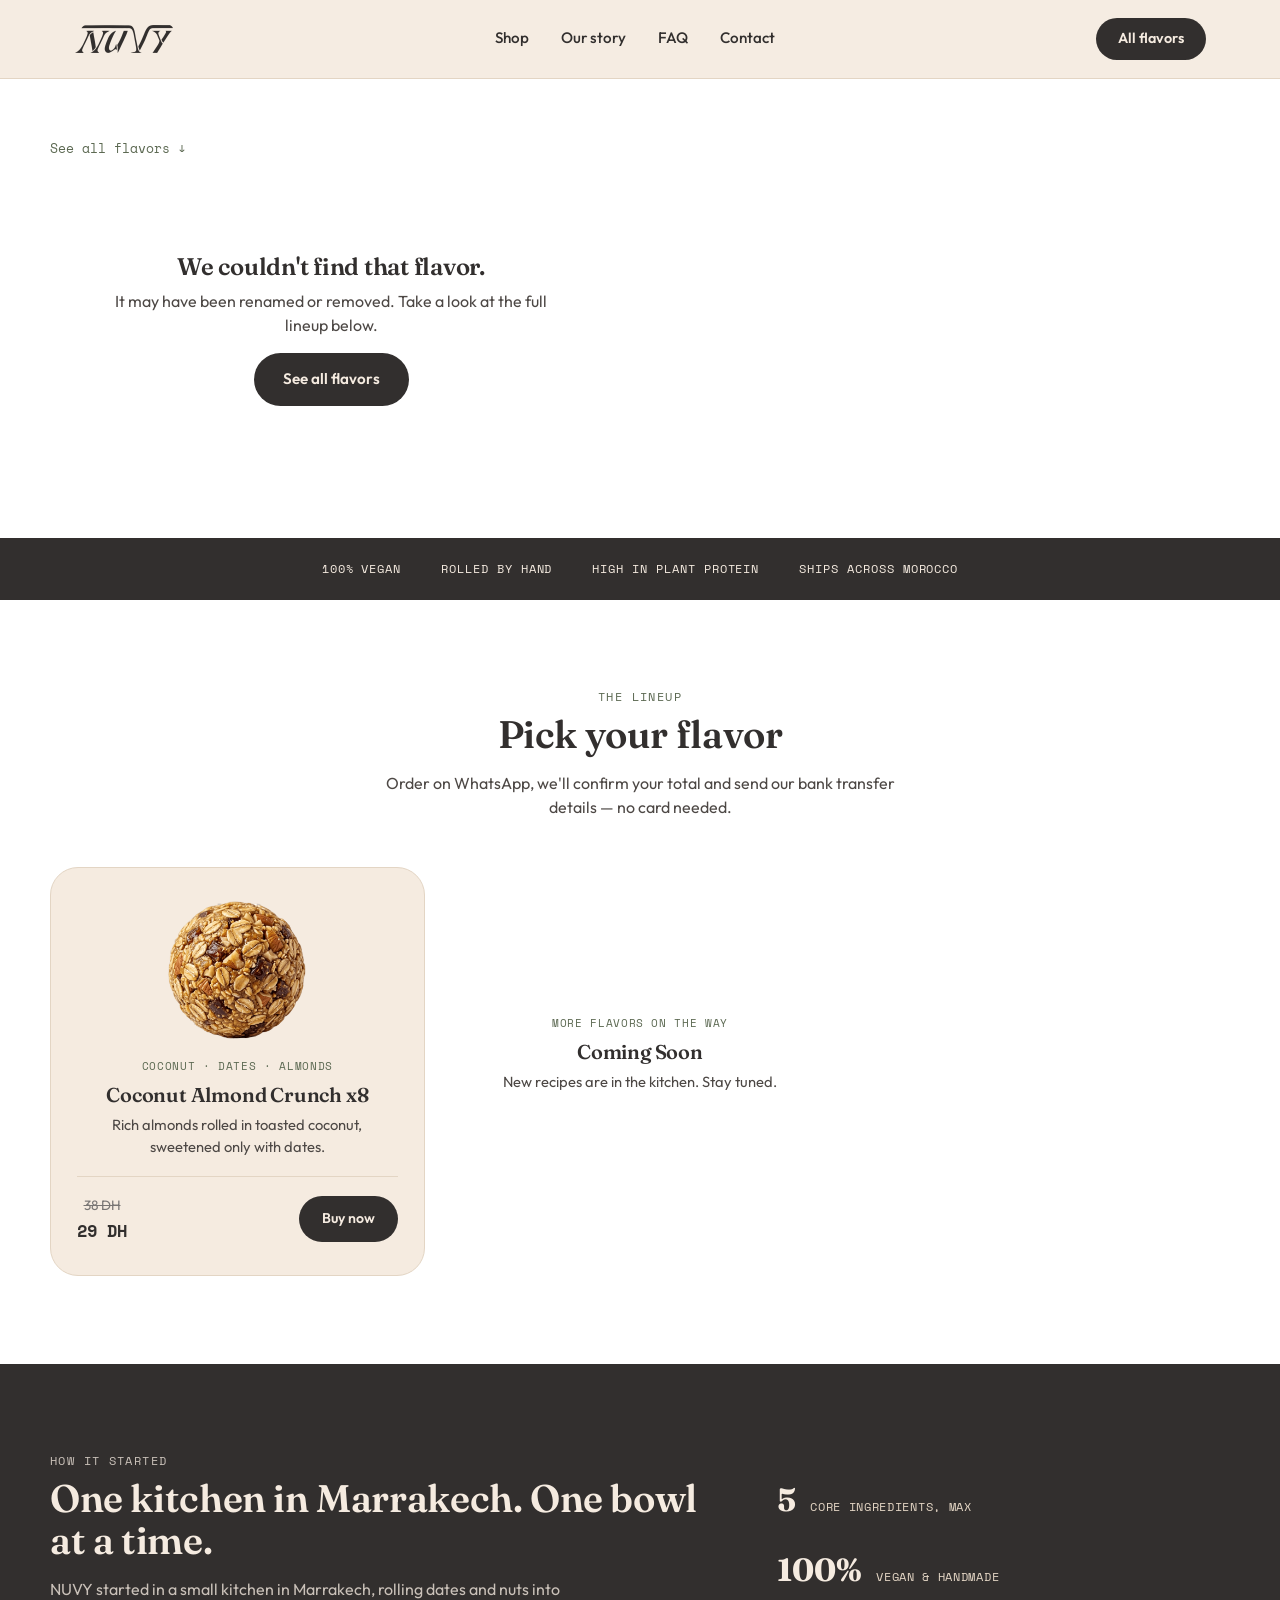
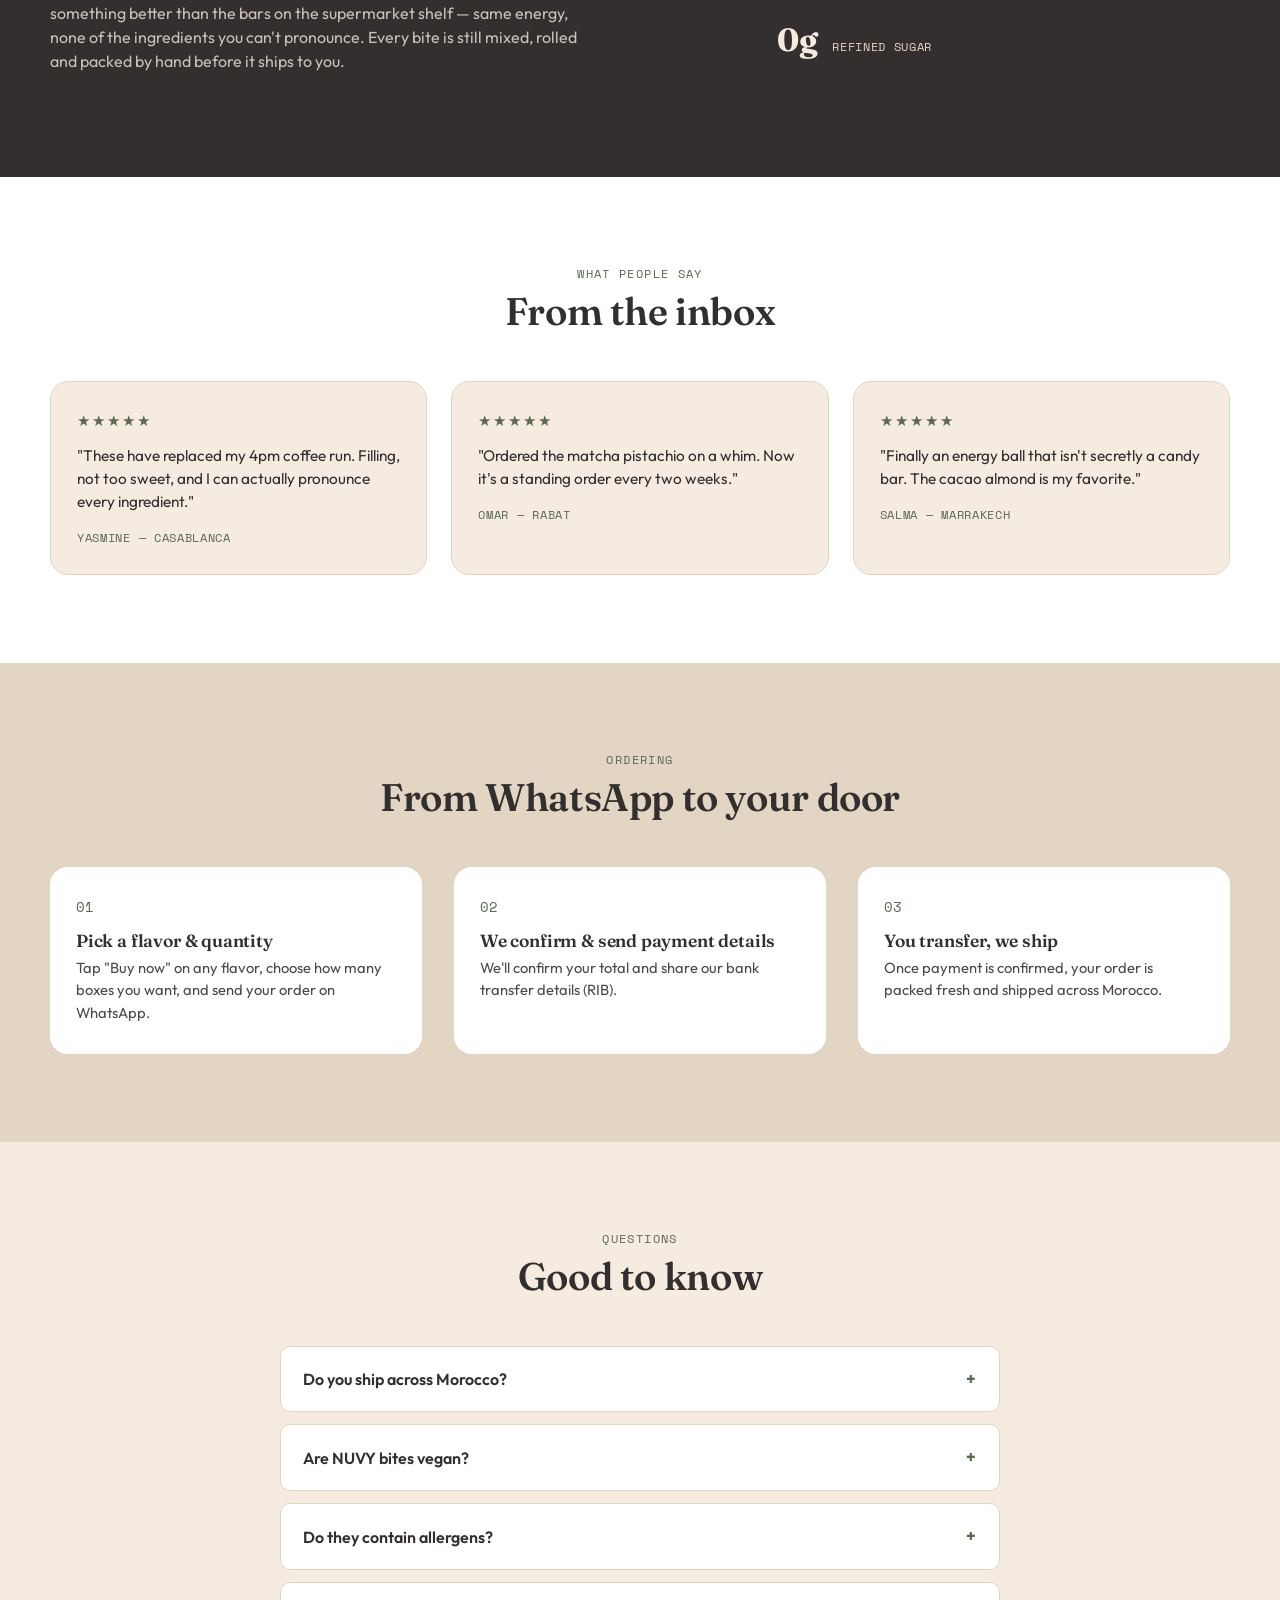
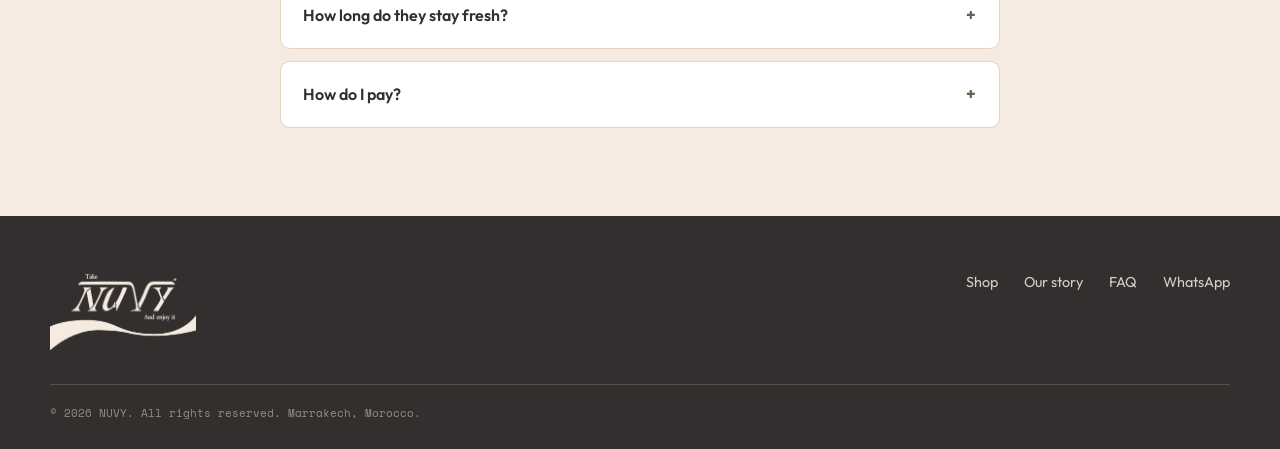
<file: product.html>
<!DOCTYPE html>
<html lang="en">
<head>
<meta charset="UTF-8">
<meta name="viewport" content="width=device-width, initial-scale=1.0">
<title>Order Now — NUVY</title>
<meta name="description" content="Choose your quantity and order your NUVY energy bites on WhatsApp.">

<link rel="icon" type="image/png" href="images/favicon.png">

<link rel="preconnect" href="https://fonts.googleapis.com">
<link rel="preconnect" href="https://fonts.gstatic.com" crossorigin>
<link href="https://fonts.googleapis.com/css2?family=Fraunces:opsz,wght@9..144,400;9..144,500;9..144,600;9..144,700&family=Outfit:wght@300;400;500;600;700&family=Space+Mono:wght@400;700&display=swap" rel="stylesheet">

<link rel="stylesheet" href="style.css">
</head>
<body>

<header class="nav" id="top">
  <div class="nav-inner">
    <!-- LOGO: wordmark image, see images/logo-wordmark.png -->
    <a href="#top" class="logo"><img src="images/logo-wordmark.png" alt="NUVY" class="logo-img"></a>
    <button class="nav-toggle" id="navToggle" aria-label="Open menu" aria-expanded="false">
      <span></span><span></span><span></span>
    </button>
    <nav class="nav-links" id="navLinks">
      <a href="#shop">Shop</a>
      <a href="#story">Our story</a>
      <a href="#faq">FAQ</a>
      <a href="#contact">Contact</a>
    </nav>
    <a href="#shop" class="nav-cta">All flavors</a>
  </div>
</header>

<main>

  <!-- ORDER PANEL — this is the only part that's different per flavor -->
  <section class="product-page">
    <div class="product-page-inner">
      <a href="#shop" class="back-link">See all flavors ↓</a>
      <div class="detail-grid" id="productDetail">
        <!-- Filled automatically by script.js based on the ?id= in the URL -->
      </div>
    </div>
  </section>

  <!-- VALUE STRIP -->
  <section class="value-strip reveal">
    <ul>
      <li>100% vegan</li>
      <li>Rolled by hand</li>
      <li>High in plant protein</li>
      <li>Ships across Morocco</li>
    </ul>
  </section>

  <!-- SHOP -->
  <section class="shop" id="shop">
    <div class="section-head reveal">
      <p class="eyebrow">The lineup</p>
      <h2>Pick your flavor</h2>
      <p style="max-width:48ch;margin:0 auto;">Order on WhatsApp, we'll confirm your total and send our bank transfer details — no card needed.</p>
    </div>

    <div class="product-grid" id="productGrid">
      <!-- Product cards are rendered automatically from the PRODUCTS list in script.js -->
    </div>
  </section>

  <!-- STORY -->
  <section class="story" id="story">
    <div class="story-inner">
      <div class="story-text reveal">
        <p class="eyebrow">How it started</p>
        <h2>One kitchen in Marrakech. One bowl at a time.</h2>
        <p>NUVY started in a small kitchen in Marrakech, rolling dates and nuts into something better than the bars on the supermarket shelf — same energy, none of the ingredients you can't pronounce. Every bite is still mixed, rolled and packed by hand before it ships to you.</p>
      </div>
      <div class="story-stats reveal">
        <div><strong>5</strong><span>core ingredients, max</span></div>
        <div><strong>100%</strong><span>vegan &amp; handmade</span></div>
        <div><strong>0g</strong><span>refined sugar</span></div>
      </div>
    </div>
  </section>

  <!-- TESTIMONIALS — placeholder content, see README -->
  <section class="testimonials">
    <div class="section-head reveal">
      <p class="eyebrow">What people say</p>
      <h2>From the inbox</h2>
    </div>
    <div class="testimonial-grid">
      <article class="testimonial-card reveal">
        <p class="stars" aria-hidden="true">★★★★★</p>
        <p class="testimonial-quote">"These have replaced my 4pm coffee run. Filling, not too sweet, and I can actually pronounce every ingredient."</p>
        <p class="testimonial-name">Yasmine — Casablanca</p>
      </article>
      <article class="testimonial-card reveal">
        <p class="stars" aria-hidden="true">★★★★★</p>
        <p class="testimonial-quote">"Ordered the matcha pistachio on a whim. Now it's a standing order every two weeks."</p>
        <p class="testimonial-name">Omar — Rabat</p>
      </article>
      <article class="testimonial-card reveal">
        <p class="stars" aria-hidden="true">★★★★★</p>
        <p class="testimonial-quote">"Finally an energy ball that isn't secretly a candy bar. The cacao almond is my favorite."</p>
        <p class="testimonial-name">Salma — Marrakech</p>
      </article>
    </div>
  </section>

  <!-- HOW IT WORKS -->
  <section class="how">
    <div class="section-head reveal">
      <p class="eyebrow">Ordering</p>
      <h2>From WhatsApp to your door</h2>
    </div>
    <ol class="steps">
      <li class="reveal">
        <span class="step-num">01</span>
        <h3>Pick a flavor & quantity</h3>
        <p>Tap "Buy now" on any flavor, choose how many boxes you want, and send your order on WhatsApp.</p>
      </li>
      <li class="reveal">
        <span class="step-num">02</span>
        <h3>We confirm &amp; send payment details</h3>
        <p>We'll confirm your total and share our bank transfer details (RIB).</p>
      </li>
      <li class="reveal">
        <span class="step-num">03</span>
        <h3>You transfer, we ship</h3>
        <p>Once payment is confirmed, your order is packed fresh and shipped across Morocco.</p>
      </li>
    </ol>
  </section>

  <!-- FAQ -->
  <section class="faq" id="faq">
    <div class="section-head reveal">
      <p class="eyebrow">Questions</p>
      <h2>Good to know</h2>
    </div>
    <div class="faq-list reveal">
      <details>
        <summary>Do you ship across Morocco?</summary>
        <p>Yes — we ship to every city in Morocco. Delivery usually takes 2–4 business days depending on your location.</p>
      </details>
      <details>
        <summary>Are NUVY bites vegan?</summary>
        <p>Yes — every flavor is 100% plant-based, naturally sweetened with dates or maple syrup, and a good source of plant protein.</p>
      </details>
      <details>
        <summary>Do they contain allergens?</summary>
        <p>Most flavors contain tree nuts. Each product page lists its full ingredients — check before ordering if you have allergies.</p>
      </details>
      <details>
        <summary>How long do they stay fresh?</summary>
        <p>Up to 2 weeks at room temperature, or up to a month refrigerated.</p>
      </details>
      <details>
        <summary>How do I pay?</summary>
        <p>Every flavor has an "Order on WhatsApp" button. Message us there and we'll confirm your total and send our bank transfer details — no card or account needed.</p>
      </details>
    </div>
  </section>

</main>

<footer class="footer" id="contact">
  <div class="footer-inner">
    <div class="footer-brand">
      <img src="images/logo-main-cream.png" alt="NUVY — Take NUVY, and enjoy it" class="footer-logo-img">
    </div>
    <div class="footer-links">
      <a href="#shop">Shop</a>
      <a href="#story">Our story</a>
      <a href="#faq">FAQ</a>
      <a href="https://wa.me/212600000000" target="_blank" rel="noopener">WhatsApp</a>
    </div>
  </div>
  <p class="footer-bottom">© 2026 NUVY. All rights reserved. Marrakech, Morocco.</p>
</footer>

<div class="toast" id="toast" role="status" aria-live="polite"></div>

<script src="script.js"></script>
</body>
</html>
</file>
<file: style.css>
/* ============================
   TOKENS
   ============================ */
:root{
  --cream:#F5EBE0;
  --tan:#E3D5C4;
  --charcoal:#322F2E;
  --white:#FFFFFF;
  --sage:#76836A;
  --sage-dark:#5C6952;

  --cacao:#6B4A3E;
  --peanut:#C49A6C;
  --coconut:#EDE3D3;
  --matcha:#76836A;
  --chai:#A9744F;
  --espresso:#4A3B33;

  --font-display:'Fraunces', serif;
  --font-body:'Outfit', sans-serif;
  --font-mono:'Space Mono', monospace;

  --radius-lg:28px;
  --radius-md:18px;
  --radius-sm:10px;
  --container:1180px;
}

*,*::before,*::after{ box-sizing:border-box; }
html{ scroll-behavior:smooth; }
@media (prefers-reduced-motion: reduce){
  html{ scroll-behavior:auto; }
  *{ animation-duration:0.001ms !important; animation-iteration-count:1 !important; transition-duration:0.001ms !important; }
}

body{
  margin:0;
  font-family:var(--font-body);
  background:var(--white);
  color:var(--charcoal);
  -webkit-font-smoothing:antialiased;
  line-height:1.5;
}

h1,h2,h3{
  font-family:var(--font-display);
  font-weight:600;
  line-height:1.08;
  margin:0 0 0.4em;
  letter-spacing:-0.01em;
}

p{ margin:0 0 1em; color:#4d4845; }

a{ color:inherit; text-decoration:none; }

img{ max-width:100%; display:block; }

:focus-visible{
  outline:2px solid var(--sage-dark);
  outline-offset:3px;
}

.eyebrow{
  font-family:var(--font-mono);
  text-transform:uppercase;
  letter-spacing:0.12em;
  font-size:0.72rem;
  color:var(--sage-dark);
  margin-bottom:0.8em;
}

/* ============================
   LAYOUT HELPERS
   ============================ */
section{ padding:88px 24px; }
.section-head{ max-width:640px; margin:0 auto 48px; text-align:center; }
.section-head h2{ font-size:clamp(1.8rem, 3vw, 2.5rem); }

/* ============================
   BUTTONS
   ============================ */
.btn{
  display:inline-flex;
  align-items:center;
  justify-content:center;
  gap:8px;
  font-family:var(--font-body);
  font-weight:600;
  font-size:0.95rem;
  padding:14px 28px;
  border-radius:100px;
  cursor:pointer;
  border:1.5px solid transparent;
  transition:transform 0.18s ease, background 0.18s ease, color 0.18s ease, border-color 0.18s ease;
  white-space:nowrap;
}
.btn:hover{ transform:translateY(-2px); }
.btn-primary{ background:var(--charcoal); color:var(--cream); }
.btn-primary:hover{ background:var(--sage-dark); }
.btn-ghost{ background:transparent; color:var(--charcoal); border-color:var(--charcoal); }
.btn-ghost:hover{ background:var(--charcoal); color:var(--cream); }
.btn-buy{ background:var(--charcoal); color:var(--cream); padding:11px 22px; font-size:0.88rem; }
.btn-buy:hover{ background:var(--sage-dark); }

/* ============================
   NAV
   ============================ */
.nav{
  position:sticky; top:0; z-index:50;
  background:rgba(245,235,224,0.92);
  backdrop-filter:blur(10px);
  border-bottom:1px solid var(--tan);
}
.nav-inner{
  max-width:var(--container);
  margin:0 auto;
  padding:18px 24px;
  display:flex;
  align-items:center;
  justify-content:space-between;
  gap:24px;
}
.logo{
  font-family:var(--font-display);
  font-weight:700;
  font-size:1.4rem;
  letter-spacing:0.02em;
  display:flex;
  flex-direction:column;
  line-height:1;
}
.logo span{
  font-family:var(--font-mono);
  font-size:0.6rem;
  text-transform:uppercase;
  letter-spacing:0.15em;
  font-weight:400;
  color:var(--sage-dark);
  margin-top:4px;
}
.logo-img{ height:30px; width:auto; display:block; }
.nav-links{ display:flex; gap:32px; }
.nav-links a{ font-weight:500; font-size:0.95rem; position:relative; }
.nav-links a::after{
  content:""; position:absolute; left:0; right:0; bottom:-4px; height:2px;
  background:var(--sage-dark); transform:scaleX(0); transform-origin:left;
  transition:transform 0.2s ease;
}
.nav-links a:hover::after{ transform:scaleX(1); }
.nav-cta{
  background:var(--charcoal); color:var(--cream);
  padding:10px 22px; border-radius:100px; font-weight:600; font-size:0.9rem;
  transition:background 0.18s ease;
}
.nav-cta:hover{ background:var(--sage-dark); }
.nav-toggle{
  display:none; background:none; border:0; cursor:pointer;
  width:32px; height:24px; flex-direction:column; justify-content:space-between;
  padding:0;
}
.nav-toggle span{ display:block; height:2px; background:var(--charcoal); border-radius:2px; }

@media (max-width:860px){
  .nav-links{
    position:absolute; top:100%; left:0; right:0;
    background:var(--white);
    flex-direction:column;
    padding:20px 24px 28px;
    border-bottom:1px solid var(--tan);
    gap:18px;
    display:none;
  }
  .nav-links.open{ display:flex; }
  .nav-toggle{ display:flex; }
  .nav-cta{ display:none; }
}

/* ============================
   HERO
   ============================ */
.hero{ padding-top:64px; background:var(--cream); }
.hero-inner{
  max-width:var(--container);
  margin:0 auto;
  display:grid;
  grid-template-columns:0.85fr 1.15fr;
  gap:48px;
  align-items:center;
}
.hero-text h1{ font-size:clamp(2.4rem, 4.6vw, 3.6rem); }
.hero-sub{ max-width:46ch; font-size:1.05rem; }
.hero-actions{ display:flex; gap:14px; flex-wrap:wrap; margin-bottom:36px; }
.trust-row{
  list-style:none; padding:0; margin:0; display:flex; gap:24px; flex-wrap:wrap;
  font-family:var(--font-mono); font-size:0.72rem; text-transform:uppercase; letter-spacing:0.08em;
  color:var(--sage-dark);
}
.trust-row li::before{ content:"●  "; }

.hero-visual{
  position:relative;
  /* height: 320px; */
  margin-top:-40px;
}
.hero-photo{
  width:100%;
  height:100%;
  object-fit:cover;
  object-position:center 25%;
  /* border-radius:var(--radius-lg); */
  display:block;
}
.stamp{
  position:absolute;
  bottom:0%;
  right:4%;
  width: clamp(65px, 12vw, 120px); 
  height: clamp(65px, 12vw, 120px);
  border:1.5px dashed var(--charcoal);
  border-radius:50%;
  display:flex; align-items:center; justify-content:center;
  text-align:center;
  font-family:var(--font-mono);
  font-size: clamp(0.5rem, 1.6vw, 0.92rem);
  text-transform:uppercase;
  letter-spacing:0.04em;
  padding:14px;
  transform:rotate(-8deg);
  background:var(--cream);
}

/* ============================
   SPECKLED BALL — signature element
   ============================ */
.ball{
  position:relative;
  border-radius:50%;
  background:
    radial-gradient(circle at 28% 22%, rgba(255,255,255,0.4) 0%, transparent 38%),
    radial-gradient(circle at 72% 75%, rgba(0,0,0,0.16) 0%, transparent 42%),
    var(--ball-color, var(--cacao));
  box-shadow:
    inset 0 -10px 18px rgba(0,0,0,0.18),
    inset 0 6px 12px rgba(255,255,255,0.22);
}
.ball::after{
  content:"";
  position:absolute; inset:0; border-radius:50%;
  background-image:
    radial-gradient(circle, rgba(255,255,255,0.55) 1.6px, transparent 1.7px),
    radial-gradient(circle, rgba(0,0,0,0.22) 1.6px, transparent 1.7px),
    radial-gradient(circle, rgba(255,255,255,0.45) 1.2px, transparent 1.3px),
    radial-gradient(circle, rgba(0,0,0,0.18) 1.2px, transparent 1.3px);
  background-size:18px 18px, 23px 23px, 13px 13px, 20px 20px;
  background-position:8% 18%, 58% 48%, 28% 72%, 78% 28%;
  opacity:0.85;
  mix-blend-mode:multiply;
}
.flavor-cacao{ --ball-color:var(--cacao); }
.flavor-peanut{ --ball-color:var(--peanut); }
.flavor-coconut{ --ball-color:var(--coconut); }
.flavor-matcha{ --ball-color:var(--matcha); }
.flavor-chai{ --ball-color:var(--chai); }
.flavor-espresso{ --ball-color:var(--espresso); }

.hero-visual .ball{ position:absolute; left:var(--x); top:var(--y); }
.ball-lg{ width:190px; height:190px; }
.ball-md{ width:120px; height:120px; }
.ball-sm{ width:88px; height:88px; }
.ball-card{ width:130px; height:130px; margin:0 auto 18px; }


@media (max-width:860px){
  .hero-inner{ grid-template-columns:1fr; }
  .hero-visual{ height:100%; width:100%; margin:0 auto; order:-1; }
}

/* ============================
   VALUE STRIP
   ============================ */
.value-strip{
  background:var(--charcoal);
  padding:22px 24px;
}
.value-strip ul{
  max-width:var(--container);
  margin:0 auto;
  list-style:none;
  padding:0;
  display:flex;
  justify-content:center;
  flex-wrap:wrap;
  gap:14px 40px;
  font-family:var(--font-mono);
  font-size:0.74rem;
  text-transform:uppercase;
  letter-spacing:0.08em;
  color:var(--cream);
}

/* ============================
   SHOP
   ============================ */
.shop{ background:var(--white); }
.product-grid{
  max-width:var(--container);
  margin:0 auto;
  display:grid;
  grid-template-columns:repeat(3, 1fr);
  gap:28px;
}
.product-card{
  background:var(--cream);
  border:1px solid var(--tan);
  border-radius:var(--radius-lg);
  padding:32px 26px;
  text-align:center;
  transition:transform 0.22s ease, box-shadow 0.22s ease;
}
.product-card:hover{
  transform:translateY(-6px);
  box-shadow:0 18px 32px -18px rgba(50,47,46,0.35);
}
.stamp-tag{
  font-family:var(--font-mono);
  font-size:0.68rem;
  text-transform:uppercase;
  letter-spacing:0.06em;
  color:var(--sage-dark);
  margin-bottom:10px;
}
.product-card h3{ font-size:1.25rem; }
.product-desc{ font-size:0.92rem; min-height:42px; }
.product-footer{
  display:flex;
  align-items:center;
  justify-content:space-between;
  margin-top:18px;
  padding-top:18px;
  border-top:1px solid var(--tan);
}
.price{ font-family:var(--font-mono); font-weight:700; font-size:1.05rem; }

@media (max-width:980px){ .product-grid{ grid-template-columns:repeat(2, 1fr); } }
@media (max-width:600px){ .product-grid{ grid-template-columns:1fr; } }

/* ============================
   TESTIMONIALS
   ============================ */
.testimonials{ background:var(--white); }
.testimonial-grid{
  max-width:var(--container);
  margin:0 auto;
  display:grid;
  grid-template-columns:repeat(3, 1fr);
  gap:24px;
}
.testimonial-card{
  background:var(--cream);
  border:1px solid var(--tan);
  border-radius:var(--radius-md);
  padding:28px 26px;
}
.stars{ color:var(--sage-dark); letter-spacing:2px; margin:0 0 12px; font-size:0.95rem; }
.testimonial-quote{ font-size:0.96rem; color:var(--charcoal); }
.testimonial-name{
  font-family:var(--font-mono);
  font-size:0.72rem;
  text-transform:uppercase;
  letter-spacing:0.06em;
  color:var(--sage-dark);
  margin:0;
}
@media (max-width:860px){ .testimonial-grid{ grid-template-columns:1fr; } }

/* ============================
   PRODUCT DETAIL PAGE
   ============================ */

  .product-card.coming-soon {
  background: transparent;
  box-shadow: none;
  border: none;
}

.price-wrapper {
  display: flex;
  flex-direction: column;
  gap: 2px;
}

.price-old {
  text-decoration: line-through;
  color: #6b6969;
  font-size: 0.85em;
  opacity: 0.9;
}

.badge-off {
  position: absolute;
  top: -4%;
  left: 1%;
  width: clamp(50px, 8vw, 100px);
  height: clamp(50px, 8vw, 100px);
  background: #e74c3c;
  border-radius: 50% 50% 50% 50% / 40% 40% 60% 60%;
  display: flex;
  flex-direction: column;
  align-items: center;
  justify-content: center;
  color: #fff;
  font-family: 'Outfit', sans-serif;
  font-weight: 600;
  line-height: 1.1;
  box-shadow: 0 4px 16px rgba(231,76,60,0.25);
  z-index: 10;
  transform: rotate(-15deg);
  overflow: visible;
 }

.badge-off span:first-child {
  font-size: clamp(1.1rem, 3vw, 1.8rem);
}

.badge-off span:last-child {
  font-size: clamp(0.5em, 3vw, 1rem);
  letter-spacing: 0.09em;
}

.badge-off::before {
  content: '';
  position: absolute;
  inset: -9px;
  border-radius: 42% 58% 55% 45% / 48% 42% 58% 52%;
  border: 3px solid #f1c40f;
  z-index: -1;
  animation: wobble 3s ease-in-out infinite;
}

@keyframes wobble {
  0%   { border-radius: 42% 58% 55% 45% / 48% 42% 58% 52%; }
  25%  { border-radius: 55% 45% 42% 58% / 52% 58% 42% 48%; }
  50%  { border-radius: 48% 52% 58% 42% / 55% 45% 55% 45%; }
  75%  { border-radius: 58% 42% 48% 52% / 42% 55% 45% 58%; }
  100% { border-radius: 42% 58% 55% 45% / 48% 42% 58% 52%; }
}

.product-page{ background:var(--white); padding:56px 24px 72px; }
.product-page-inner{ max-width:var(--container); margin:0 auto; }
.back-link{
  display:inline-block;
  font-family:var(--font-mono);
  font-size:0.8rem;
  color:var(--sage-dark);
  margin-bottom:36px;
}
.back-link:hover{ color:var(--charcoal); }

.detail-grid{
  display:grid;
  grid-template-columns:1fr 1fr;
  gap:56px;
  align-items:center;
}
.detail-grid > .product-extra{
  grid-column:1 / -1;
  width:100%;
  max-width:var(--container);
  margin:24px auto 0;
}
.detail-visual{ position:relative; height:340px; }
.detail-visual .ball{ position:absolute; left:var(--x); top:var(--y); }
.ball-xl{ width:260px; height:260px; }
.ball-md2{ width:140px; height:140px; }
.ball-sm2{ width:96px; height:96px; }

.detail-info h1{ font-size:clamp(1.9rem, 3.4vw, 2.6rem); margin-bottom:0.3em; }
.detail-desc{ font-size:1.02rem; max-width:48ch; }
.unit-note{
  font-family:var(--font-mono);
  font-size:0.78rem;
  color:var(--sage-dark);
  margin-top:-0.6em;
}

.qty-row{
  display:flex;
  align-items:center;
  gap:18px;
  margin:28px 0 22px;
}
.qty-label{ font-weight:600; font-size:0.95rem; }
.qty-control{
  display:flex;
  align-items:center;
  gap:0;
  border:1.5px solid var(--charcoal);
  border-radius:100px;
  overflow:hidden;
}
.qty-control button{
  width:40px; height:40px;
  border:0;
  background:var(--cream);
  color:var(--charcoal);
  font-size:1.2rem;
  cursor:pointer;
  transition:background 0.18s ease;
}
.qty-control button:hover{ background:var(--tan); }
.qty-control span{
  width:42px;
  text-align:center;
  font-family:var(--font-mono);
  font-weight:700;
}

.price-line{
  font-family:var(--font-mono);
  font-size:0.85rem;
  color:#4d4845;
  margin-bottom:2px;
}
.total-line{
  font-size:1.3rem;
  margin-bottom:22px;
}
.total-line strong{ font-family:var(--font-display); }

.btn-large{ width:100%; padding:16px 28px; font-size:1.02rem; }
.order-note{
  font-size:0.82rem;
  color:#7a7470;
  margin-top:14px;
  margin-bottom:0;
}

.delivery-select{
  margin-top:22px;
  padding-top:18px;
  border-top:1px solid rgba(50,47,46,0.12);
}
.delivery-label{
  font-size:0.9rem;
  font-weight:600;
  margin-bottom:10px;
}
.delivery-error{
  background:#fdecea;
  color:#c0392b;
  border:1.5px solid #c0392b;
  border-radius:8px;
  padding:10px 14px;
  font-weight:600;
  font-size:0.88rem;
  margin:0 0 12px;
}
.delivery-options{
  display:flex;
  gap:10px;
  flex-wrap:wrap;
}
.delivery-option{
  position:relative;
  flex:1;
  min-width:160px;
  padding:12px 14px;
  border:1.5px solid rgba(50,47,46,0.25);
  border-radius:10px;
  background:transparent;
  color:var(--charcoal);
  font-family:inherit;
  font-size:0.9rem;
  cursor:pointer;
  transition:border-color 0.2s ease, background 0.2s ease;
}
.delivery-option span{
  display:block;
  font-size:0.78rem;
  opacity:0.7;
  margin-top:2px;
}
.delivery-option:hover{ border-color:var(--charcoal); }
.delivery-option.is-active{
  background:var(--charcoal);
  border-color:var(--charcoal);
  color:var(--cream);
}
.city-select{
  margin-top:12px;
  width:100%;
  padding:11px 14px;
  border-radius:10px;
  border:1.5px solid rgba(50,47,46,0.25);
  font-family:inherit;
  font-size:0.9rem;
  color:var(--charcoal);
  background:var(--cream);
}

.not-found{ text-align:center; padding:60px 0; }
.not-found p{ max-width:42ch; margin-left:auto; margin-right:auto; }

.product-extra{
  margin-top:32px;
  display:flex;
  flex-direction:column;
  gap:0;
  border:1px solid var(--tan);
  border-radius:var(--radius-sm);
  overflow:hidden;
}
.product-extra details{
  border:none;
  border-radius:0;
  border-bottom:1px solid var(--tan);
}
.product-extra details:last-child{
  border-bottom:none;
}
.product-extra summary{ font-size:0.92rem; }
.product-extra p{ font-size:0.9rem; }

.product-photo{
  border-radius:50%;
  object-fit:cover;
  aspect-ratio:1 / 1;
  display:block;
  object-position: 30% 60%;
}
.product-card .product-photo.ball-card{ margin:0 auto 18px; }
.product-swap{
  position:relative;
  width:140px;
  height:140px;
  margin:0 auto 18px;
  border-radius:50%;
  overflow:hidden;
}
.product-swap .product-photo{
  position:absolute;
  top:0;
  left:0;
  width:100%;
  height:100%;
  margin:0;
  transition:transform 0.7s cubic-bezier(0,0,0.2,1);
}
.product-swap .swap-in{
  transform:translateX(100%);
}
.product-swap.is-active .swap-in{
  transform:translateX(0);
}
.product-swap.is-active .product-photo:not(.swap-in){
  transform:translateX(-100%);
}

/* Bigger swap wrapper for the product detail page */
.detail-visual{
  padding-bottom:44px;
}
.detail-visual .product-swap.detail-swap{
  position:absolute;
  left:10%;
  top:5%;
  width:220px;
  height:220px;
  margin:0;
}

/* Left / right arrows for manual control on the detail page */
.swap-arrow{
  position:absolute;
  top:calc(5% + 110px);
  transform:translateY(-50%);
  width:40px;
  height:40px;
  border-radius:50%;
  border:none;
  background:rgba(0,0,0,0.55);
  color:#fff;
  font-size:1.4rem;
  line-height:1;
  cursor:pointer;
  display:flex;
  align-items:center;
  justify-content:center;
  z-index:2;
  transition:background 0.2s ease;
  pointer-events:auto;
}
.swap-arrow:hover{ background:rgba(0,0,0,0.8); }
.swap-arrow-left{ left:calc(10% - 46px); }
.swap-arrow-right{ left:calc(10% + 220px + 6px); }

/* Dot indicators under the detail-page image */
.swap-dots{
  position:absolute;
  bottom:0;
  left:10%;
  width:220px;
  display:flex;
  justify-content:center;
  gap:10px;
}
.swap-dot{
  width:10px;
  height:10px;
  padding:0;
  border:none;
  border-radius:50%;
  background:rgba(50,47,46,0.25);
  cursor:pointer;
  transition:background 0.2s ease, transform 0.2s ease;
}
.swap-dot:hover{ background:rgba(50,47,46,0.5); }
.swap-dot.is-active{
  background:var(--charcoal);
  transform:scale(1.25);
}
.hero-visual .product-photo{ position:absolute; }

.detail-visual.has-photo{
  display:flex;
  align-items:center;
  justify-content:center;
}
.detail-photo{
  width:300px;
  height:300px;
  box-shadow:0 24px 48px -24px rgba(50,47,46,0.4);
}
@media (max-width:860px){
  .detail-photo{ width:220px; height:220px; }
}

@media (max-width:860px){
  .detail-grid{ grid-template-columns:1fr; }
  .detail-visual{ height:240px; }
}

/* ============================
   STORY
   ============================ */
.story{ background:var(--charcoal); color:var(--cream); }
.story-inner{
  max-width:var(--container);
  margin:0 auto;
  display:grid;
  grid-template-columns:1.2fr 0.8fr;
  gap:48px;
  align-items:center;
}
.story h2{ color:var(--cream); font-size:clamp(1.8rem, 3.2vw, 2.4rem); }
.story p{ color:rgba(245,235,224,0.78); max-width:50ch; }
.story-stats{ display:flex; flex-direction:column; gap:22px; }
.story-stats div{ display:flex; align-items:baseline; gap:14px; }
.story-stats strong{
  font-family:var(--font-display);
  font-size:2rem;
  color:var(--cream);
}
.story-stats span{
  font-family:var(--font-mono);
  font-size:0.72rem;
  text-transform:uppercase;
  letter-spacing:0.06em;
  color:var(--tan);
}

@media (max-width:860px){ .story-inner{ grid-template-columns:1fr; } }

/* ============================
   HOW IT WORKS
   ============================ */
.how{ background:var(--tan); }
.steps{
  list-style:none;
  margin:0; padding:0;
  max-width:var(--container);
  margin:0 auto;
  display:grid;
  grid-template-columns:repeat(3, 1fr);
  gap:32px;
}
.steps li{
  background:var(--white);
  border-radius:var(--radius-md);
  padding:30px 26px;
}
.step-num{
  font-family:var(--font-mono);
  font-size:0.85rem;
  color:var(--sage-dark);
  display:block;
  margin-bottom:14px;
}
.steps h3{ font-size:1.1rem; }
.steps p{ font-size:0.92rem; margin-bottom:0; }

@media (max-width:860px){ .steps{ grid-template-columns:1fr; } }

/* ============================
   FAQ
   ============================ */
.faq{ background:var(--cream); }
.faq-list{ max-width:720px; margin:0 auto; display:flex; flex-direction:column; gap:12px; }
details{
  background:var(--white);
  border:1px solid var(--tan);
  border-radius:var(--radius-sm);
  padding:18px 22px;
}
summary{
  cursor:pointer;
  font-weight:600;
  list-style:none;
  display:flex;
  justify-content:space-between;
  align-items:center;
}
summary::-webkit-details-marker{ display:none; }
summary::after{ content:"+"; font-family:var(--font-mono); font-size:1.2rem; color:var(--sage-dark); }
details[open] summary::after{ content:"–"; }
details p{ margin:14px 0 0; font-size:0.94rem; }

/* ============================
   FOOTER
   ============================ */
.footer{ background:var(--charcoal); color:var(--cream); padding:56px 24px 28px; }
.footer-inner{
  max-width:var(--container);
  margin:0 auto;
  display:flex;
  justify-content:space-between;
  align-items:flex-start;
  flex-wrap:wrap;
  gap:24px;
  padding-bottom:32px;
  border-bottom:1px solid rgba(245,235,224,0.18);
}
.footer-brand p{ color:rgba(245,235,224,0.6); margin-top:8px; font-size:0.9rem; }
.footer-logo-img{ height:80px; width:auto; }
.footer .logo span{ color:var(--tan); }
.footer-links{ display:flex; gap:26px; flex-wrap:wrap; }
.footer-links a{ font-size:0.9rem; color:rgba(245,235,224,0.85); }
.footer-links a:hover{ color:var(--tan); }
.footer-bottom{
  max-width:var(--container);
  margin:20px auto 0;
  font-family:var(--font-mono);
  font-size:0.7rem;
  color:rgba(245,235,224,0.5);
}

/* ============================
   TOAST
   ============================ */
.toast{
  position:fixed;
  bottom:24px;
  left:50%;
  transform:translateX(-50%) translateY(20px);
  background:var(--charcoal);
  color:var(--cream);
  padding:14px 22px;
  border-radius:100px;
  font-size:0.88rem;
  opacity:0;
  pointer-events:none;
  transition:opacity 0.25s ease, transform 0.25s ease;
  z-index:100;
  max-width:90vw;
  text-align:center;
}
.toast.show{ opacity:1; transform:translateX(-50%) translateY(0); }

/* ============================
   SCROLL REVEAL
   ============================ */
.reveal{ opacity:0; transform:translateY(18px); transition:opacity 0.6s ease, transform 0.6s ease; }
.reveal.in{ opacity:1; transform:translateY(0); }

/* Free Shipping */

.free-shipping-badge{
  position:absolute;
  top:-10px;
  right:-7px;
  background:#fc1616;
  color:#fff;
  font-family:var(--font-mono);
  font-size:0.5rem;
  text-transform:uppercase;
  letter-spacing:0.04em;
  padding:4px 8px;
  border-radius:100px;
  white-space:nowrap;
  box-shadow:0 2px 6px rgba(0,0,0,0.2);
}
</file>
